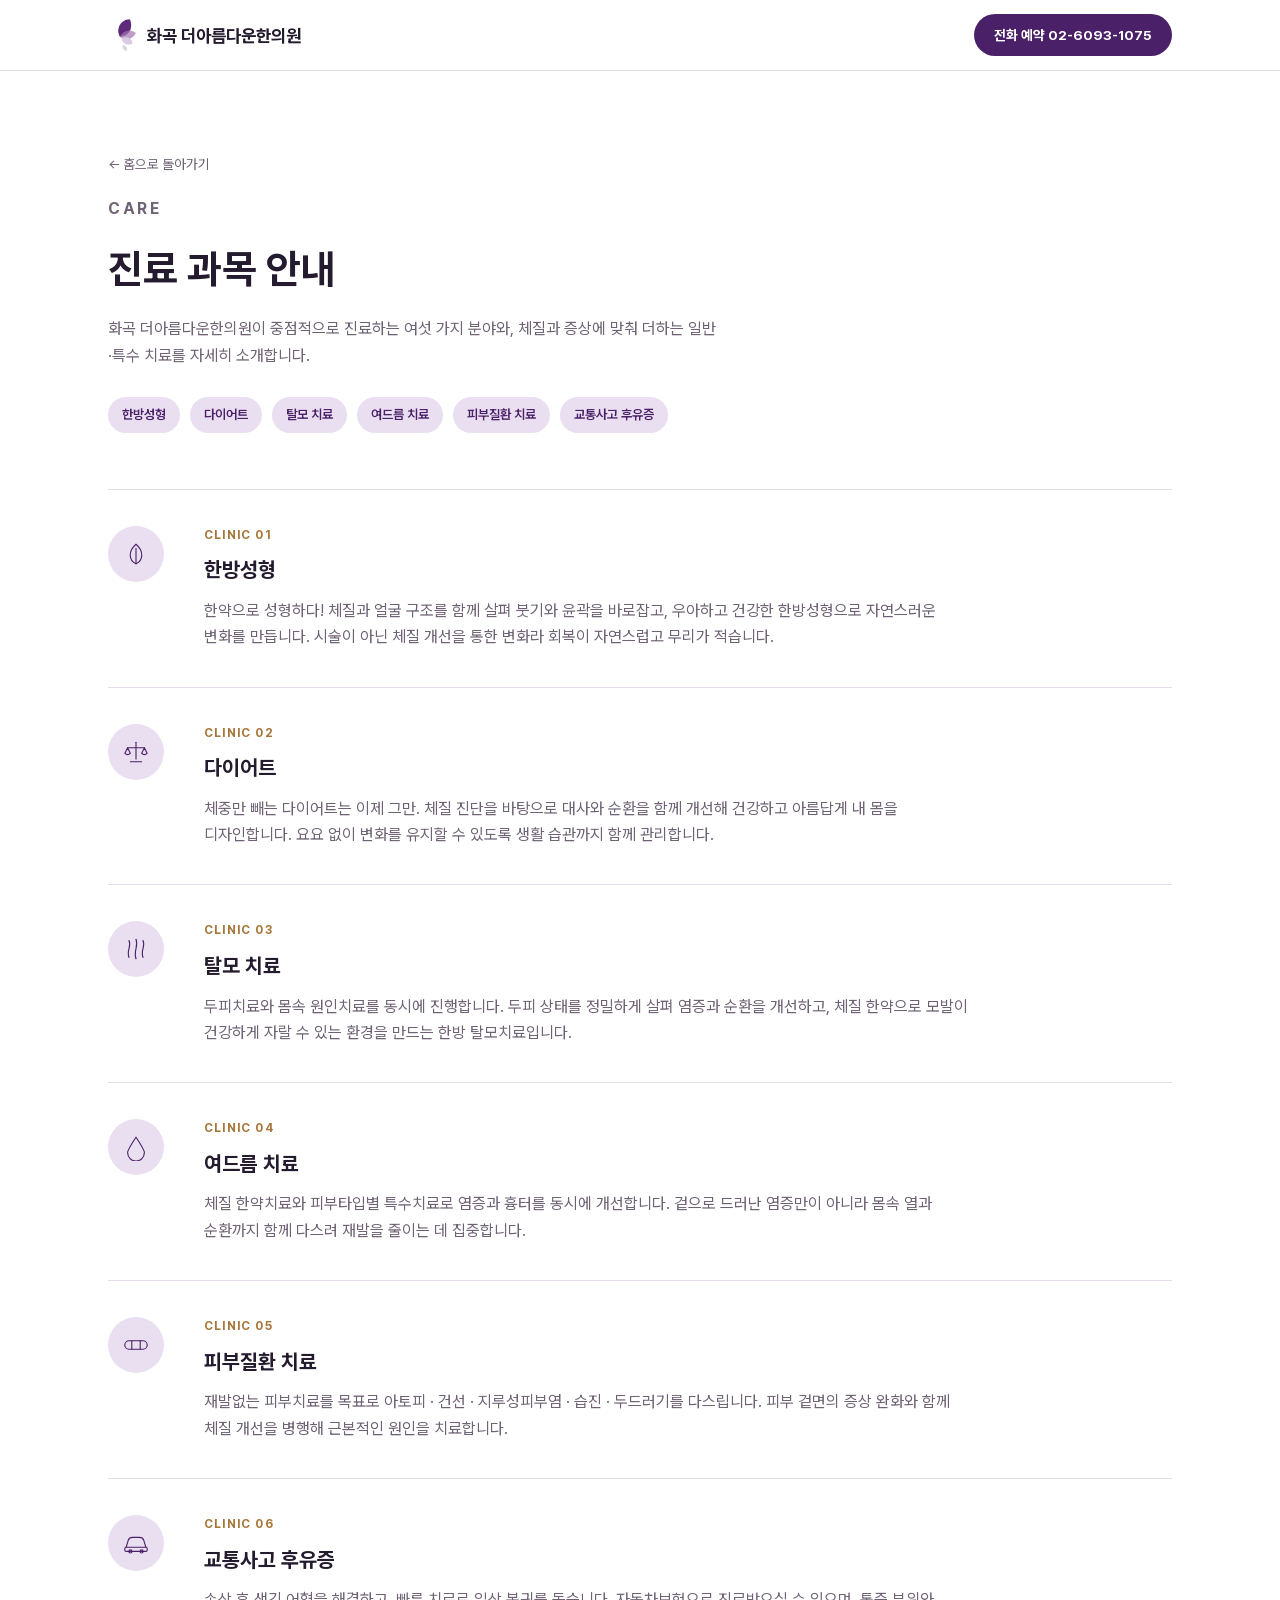
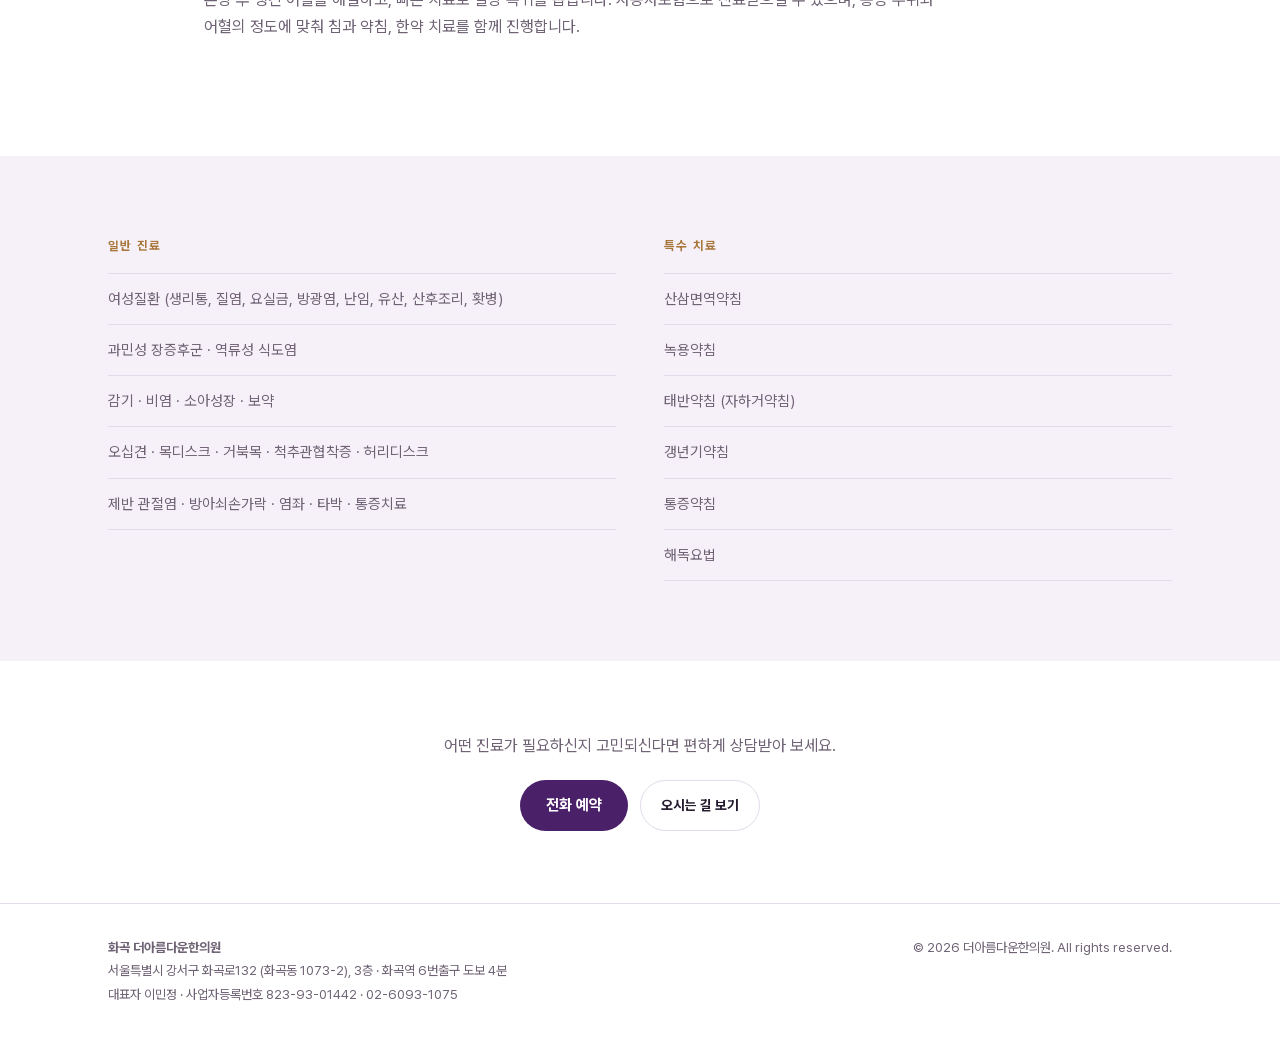
<file: care.html>
<!doctype html>
<html lang="ko">
  <head>
    <meta charset="UTF-8" />
    <script>if(location.protocol==="http:"&&/(^|\.)thebeautycl\.com$/.test(location.hostname))location.replace("https://"+location.host+location.pathname+location.search+location.hash);</script>
    <meta name="viewport" content="width=device-width, initial-scale=1.0" />
    <title>진료 과목 안내 | 화곡 더아름다운한의원</title>
    <meta
      name="description"
      content="화곡 더아름다운한의원의 진료 과목을 자세히 안내합니다. 한방성형, 다이어트, 탈모 치료, 여드름 치료, 피부질환 치료, 교통사고 후유증 진료."
    />
    <link rel="canonical" href="https://thebeautycl.com/care" />
    <meta property="og:type" content="website" />
    <meta property="og:site_name" content="화곡 더아름다운한의원" />
    <meta property="og:locale" content="ko_KR" />
    <meta property="og:title" content="진료 과목 안내 | 화곡 더아름다운한의원" />
    <meta property="og:description" content="화곡 더아름다운한의원의 진료 과목을 자세히 안내합니다. 한방성형, 다이어트, 탈모 치료, 여드름 치료, 피부질환 치료, 교통사고 후유증 진료." />
    <meta property="og:url" content="https://thebeautycl.com/care" />
    <meta property="og:image" content="https://thebeautycl.com/images/og-image.jpg" />
    <meta property="og:image:width" content="1200" />
    <meta property="og:image:height" content="630" />
    <link rel="icon" href="logo_512x512_transparent.png" type="image/png" />
    <link
      rel="stylesheet"
      href="/fonts/pretendard.css"
    />
    <style>
      :root {
        --bg: #ffffff;
        --bg-alt: #f3ecf7;
        --bg-gray: #f6f1f8;
        --surface: #ffffff;
        --ink: #241b2e;
        --ink-soft: #6e6274;
        --border: #e3daea;

        --accent: #4a2168;
        --accent-strong: #2e1440;
        --accent-soft: #eadff0;
        --orchid: #9b5fa8;
        --gold: #a8763a;
        --on-accent: #ffffff;

        --shadow-soft: 0 18px 40px -24px rgba(46, 20, 64, 0.35);
      }

      @media (prefers-color-scheme: dark) {
        :root:not([data-theme="light"]) {
          --bg: #1a1220;
          --bg-alt: #221a2a;
          --bg-gray: #221c26;
          --surface: #241c2d;
          --ink: #f1e9f5;
          --ink-soft: #b4a6be;
          --border: #3a2e44;

          --accent: #cba0da;
          --accent-strong: #e4cbef;
          --accent-soft: #33253d;
          --orchid: #c7a0d6;
          --gold: #d9ae68;
          --on-accent: #241128;

          --shadow-soft: 0 18px 40px -22px rgba(0, 0, 0, 0.55);
        }
      }

      * {
        box-sizing: border-box;
      }
      html {
        scroll-behavior: smooth;
      }
      body {
        margin: 0;
        background: var(--bg);
        color: var(--ink);
        font-family: "Pretendard", "Apple SD Gothic Neo", "Malgun Gothic", "Noto Sans KR", sans-serif;
        font-size: 16px;
        line-height: 1.65;
        -webkit-font-smoothing: antialiased;
        word-break: keep-all;
      }
      h1,
      h2,
      h3 {
        font-family: "Pretendard", "Apple SD Gothic Neo", "Malgun Gothic", "Noto Sans KR", sans-serif;
        margin: 0;
        text-wrap: balance;
        color: inherit;
      }
      p {
        margin: 0;
      }
      a {
        color: inherit;
        text-decoration: none;
      }
      ul {
        margin: 0;
        padding: 0;
        list-style: none;
      }
      img,
      svg {
        display: block;
        max-width: 100%;
      }
      a:focus-visible,
      button:focus-visible {
        outline: 2px solid var(--gold);
        outline-offset: 3px;
        border-radius: 4px;
      }

      .section-inner {
        max-width: 1160px;
        margin: 0 auto;
        padding-inline: clamp(20px, 5vw, 48px);
      }
      .eyebrow {
        font-size: 0.75rem;
        font-weight: 700;
        letter-spacing: 0.16em;
        text-transform: uppercase;
        color: var(--gold);
        margin: 0 0 14px;
      }
      .btn {
        display: inline-flex;
        align-items: center;
        justify-content: center;
        gap: 8px;
        padding: 13px 26px;
        border-radius: 999px;
        font-weight: 700;
        font-size: 0.95rem;
        white-space: nowrap;
        transition:
          transform 0.15s ease,
          background 0.15s ease,
          color 0.15s ease,
          border-color 0.15s ease;
      }
      .btn-ghost {
        border: 1px solid var(--border);
        color: var(--ink);
        padding: 9px 20px;
        font-size: 0.85rem;
      }
      .btn-ghost:hover {
        border-color: var(--accent);
        color: var(--accent);
      }
      .btn-solid {
        background: var(--accent);
        color: var(--on-accent);
        border: none;
      }
      .btn-solid:hover {
        background: var(--accent-strong);
      }

      .site-header {
        position: sticky;
        top: 0;
        z-index: 50;
        background: var(--surface);
        border-bottom: 1px solid var(--border);
      }
      .header-inner {
        max-width: 1160px;
        margin: 0 auto;
        padding: 14px clamp(20px, 5vw, 48px);
        display: flex;
        align-items: center;
        gap: 24px;
      }
      .wordmark {
        display: flex;
        align-items: center;
        white-space: nowrap;
        flex-shrink: 0;
        gap: 1px;
        font-weight: 700;
        font-size: 1.1rem;
        color: var(--ink);
      }
      .wordmark img {
        width: 38px;
        height: 38px;
        object-fit: contain;
      }
      .header-cta {
        margin-left: auto;
        flex-shrink: 0;
        border: none !important;
        background: var(--accent) !important;
        color: var(--on-accent) !important;
        padding: 10px 20px !important;
      }
      .header-cta:hover {
        background: var(--accent-strong) !important;
      }

      .page-head {
        padding-block: clamp(48px, 7vw, 80px) clamp(32px, 5vw, 56px);
      }
      .page-head a.back {
        display: inline-flex;
        align-items: center;
        gap: 6px;
        font-size: 0.85rem;
        color: var(--ink-soft);
        margin-bottom: 20px;
      }
      .page-head a.back:hover {
        color: var(--accent);
      }
      .page-head h1 {
        font-size: clamp(1.8rem, 3.4vw, 2.5rem);
        font-weight: 700;
        margin-bottom: 14px;
      }
      .page-head p {
        color: var(--ink-soft);
        max-width: 38em;
        font-size: 1rem;
      }

      .care-jump {
        display: flex;
        flex-wrap: wrap;
        gap: 10px;
        margin-top: 28px;
      }
      .care-jump a {
        font-size: 0.82rem;
        font-weight: 600;
        color: var(--accent);
        background: var(--accent-soft);
        padding: 7px 14px;
        border-radius: 999px;
      }
      .care-jump a:hover {
        background: var(--accent);
        color: var(--on-accent);
      }

      .care-list {
        padding-bottom: clamp(48px, 7vw, 80px);
      }
      .care-item {
        display: grid;
        grid-template-columns: 72px 1fr;
        gap: 24px;
        padding-block: 36px;
        border-top: 1px solid var(--border);
        scroll-margin-top: 90px;
      }
      .care-icon {
        width: 56px;
        height: 56px;
        border-radius: 50%;
        background: var(--accent-soft);
        display: flex;
        align-items: center;
        justify-content: center;
      }
      .care-icon svg {
        width: 28px;
        height: 28px;
        stroke: var(--accent);
        fill: none;
        stroke-width: 1.6;
        stroke-linecap: round;
        stroke-linejoin: round;
      }
      .care-tag {
        font-size: 0.75rem;
        font-weight: 700;
        color: var(--gold);
        letter-spacing: 0.1em;
        display: block;
        margin-bottom: 8px;
      }
      .care-item h2 {
        font-size: 1.3rem;
        font-weight: 700;
        margin-bottom: 10px;
      }
      .care-item p {
        color: var(--ink-soft);
        max-width: 48em;
      }
      @media (max-width: 560px) {
        .care-item {
          grid-template-columns: 1fr;
        }
      }

      .more-care {
        background: var(--bg-gray);
        padding-block: clamp(48px, 7vw, 80px);
      }
      .more-care-grid {
        display: grid;
        grid-template-columns: 1fr 1fr;
        gap: 48px;
      }
      .more-care-col h3 {
        font-size: 0.78rem;
        font-weight: 700;
        letter-spacing: 0.1em;
        text-transform: uppercase;
        color: var(--gold);
        margin-bottom: 16px;
      }
      .more-care-col ul {
        display: flex;
        flex-direction: column;
        border-top: 1px solid var(--border);
      }
      .more-care-col li {
        padding: 13px 0;
        border-bottom: 1px solid var(--border);
        font-size: 0.92rem;
        color: var(--ink-soft);
      }
      @media (max-width: 700px) {
        .more-care-grid {
          grid-template-columns: 1fr;
          gap: 8px;
        }
      }

      .cta-band {
        padding-block: clamp(48px, 7vw, 72px);
        text-align: center;
      }
      .cta-band p {
        color: var(--ink-soft);
        margin-bottom: 20px;
      }
      .cta-actions {
        display: flex;
        justify-content: center;
        gap: 12px;
        flex-wrap: wrap;
      }

      footer {
        border-top: 1px solid var(--border);
        padding-block: 32px;
      }
      .footer-inner {
        max-width: 1160px;
        margin: 0 auto;
        padding-inline: clamp(20px, 5vw, 48px);
        display: flex;
        justify-content: space-between;
        flex-wrap: wrap;
        gap: 12px;
        font-size: 0.82rem;
        color: var(--ink-soft);
        line-height: 1.8;
      }
    </style>
  </head>
  <body>
    <header class="site-header">
      <div class="header-inner">
        <a class="wordmark" href="/">
          <img src="logo_512x512_transparent.png" alt="더아름다운한의원 로고" />
          화곡 더아름다운한의원
        </a>
        <a class="btn btn-ghost header-cta" href="tel:0260931075"
          >전화 예약 02-6093-1075</a
        >
      </div>
    </header>

    <section class="page-head">
      <div class="section-inner">
        <a class="back" href="/#services">&larr; 홈으로 돌아가기</a>
        <p class="eyebrow">CARE</p>
        <h1>진료 과목 안내</h1>
        <p>
          화곡 더아름다운한의원이 중점적으로 진료하는 여섯 가지 분야와, 체질과
          증상에 맞춰 더하는 일반·특수 치료를 자세히 소개합니다.
        </p>
        <div class="care-jump">
          <a href="#care-01">한방성형</a>
          <a href="#care-02">다이어트</a>
          <a href="#care-03">탈모 치료</a>
          <a href="#care-04">여드름 치료</a>
          <a href="#care-05">피부질환 치료</a>
          <a href="#care-06">교통사고 후유증</a>
        </div>
      </div>
    </section>

    <section class="care-list">
      <div class="section-inner">
        <div class="care-item" id="care-01">
          <div class="care-icon">
            <svg viewBox="0 0 40 40">
              <path d="M20 34 C10 30 8 16 20 6 C32 16 30 30 20 34 Z" />
              <path d="M20 34 L20 12" />
            </svg>
          </div>
          <div>
            <span class="care-tag">CLINIC 01</span>
            <h2>한방성형</h2>
            <p>
              한약으로 성형하다! 체질과 얼굴 구조를 함께 살펴 붓기와 윤곽을
              바로잡고, 우아하고 건강한 한방성형으로 자연스러운 변화를
              만듭니다. 시술이 아닌 체질 개선을 통한 변화라 회복이 자연스럽고
              무리가 적습니다.
            </p>
          </div>
        </div>
        <div class="care-item" id="care-02">
          <div class="care-icon">
            <svg viewBox="0 0 40 40">
              <line x1="8" y1="14" x2="32" y2="14" />
              <line x1="20" y1="6" x2="20" y2="30" />
              <path d="M8 14 L4 22 A6 6 0 0 0 12 22 Z" />
              <path d="M32 14 L28 22 A6 6 0 0 0 36 22 Z" />
              <line x1="12" y1="34" x2="28" y2="34" />
            </svg>
          </div>
          <div>
            <span class="care-tag">CLINIC 02</span>
            <h2>다이어트</h2>
            <p>
              체중만 빼는 다이어트는 이제 그만. 체질 진단을 바탕으로 대사와
              순환을 함께 개선해 건강하고 아름답게 내 몸을 디자인합니다.
              요요 없이 변화를 유지할 수 있도록 생활 습관까지 함께
              관리합니다.
            </p>
          </div>
        </div>
        <div class="care-item" id="care-03">
          <div class="care-icon">
            <svg viewBox="0 0 40 40">
              <path d="M10 8 C14 16 6 22 10 32" />
              <path d="M20 6 C24 16 16 22 20 34" />
              <path d="M30 8 C34 16 26 22 30 32" />
            </svg>
          </div>
          <div>
            <span class="care-tag">CLINIC 03</span>
            <h2>탈모 치료</h2>
            <p>
              두피치료와 몸속 원인치료를 동시에 진행합니다. 두피 상태를
              정밀하게 살펴 염증과 순환을 개선하고, 체질 한약으로 모발이
              건강하게 자랄 수 있는 환경을 만드는 한방 탈모치료입니다.
            </p>
          </div>
        </div>
        <div class="care-item" id="care-04">
          <div class="care-icon">
            <svg viewBox="0 0 40 40">
              <path
                d="M20 6 C28 18 32 24 32 28 A12 12 0 1 1 8 28 C8 24 12 18 20 6 Z"
              />
            </svg>
          </div>
          <div>
            <span class="care-tag">CLINIC 04</span>
            <h2>여드름 치료</h2>
            <p>
              체질 한약치료와 피부타입별 특수치료로 염증과 흉터를 동시에
              개선합니다. 겉으로 드러난 염증만이 아니라 몸속 열과 순환까지
              함께 다스려 재발을 줄이는 데 집중합니다.
            </p>
          </div>
        </div>
        <div class="care-item" id="care-05">
          <div class="care-icon">
            <svg viewBox="0 0 40 40">
              <rect x="4" y="14" width="32" height="12" rx="6" />
              <line x1="14" y1="14" x2="14" y2="26" />
              <line x1="26" y1="14" x2="26" y2="26" />
            </svg>
          </div>
          <div>
            <span class="care-tag">CLINIC 05</span>
            <h2>피부질환 치료</h2>
            <p>
              재발없는 피부치료를 목표로 아토피 · 건선 · 지루성피부염 · 습진
              · 두드러기를 다스립니다. 피부 겉면의 증상 완화와 함께 체질
              개선을 병행해 근본적인 원인을 치료합니다.
            </p>
          </div>
        </div>
        <div class="care-item" id="care-06">
          <div class="care-icon">
            <svg viewBox="0 0 40 40">
              <path
                d="M6 26 L9 16 C10 13 12 12 15 12 H25 C28 12 30 13 31 16 L34 26"
              />
              <rect x="4" y="26" width="32" height="6" rx="2" />
              <circle cx="12" cy="32" r="2.2" />
              <circle cx="28" cy="32" r="2.2" />
            </svg>
          </div>
          <div>
            <span class="care-tag">CLINIC 06</span>
            <h2>교통사고 후유증</h2>
            <p>
              손상 후 생긴 어혈을 해결하고, 빠른 치료로 일상 복귀를 돕습니다.
              자동차보험으로 진료받으실 수 있으며, 통증 부위와 어혈의 정도에
              맞춰 침과 약침, 한약 치료를 함께 진행합니다.
            </p>
          </div>
        </div>
      </div>
    </section>

    <section class="more-care">
      <div class="section-inner more-care-grid">
        <div class="more-care-col">
          <h3>일반 진료</h3>
          <ul>
            <li>
              여성질환 (생리통, 질염, 요실금, 방광염, 난임, 유산, 산후조리,
              홧병)
            </li>
            <li>과민성 장증후군 · 역류성 식도염</li>
            <li>감기 · 비염 · 소아성장 · 보약</li>
            <li>오십견 · 목디스크 · 거북목 · 척추관협착증 · 허리디스크</li>
            <li>제반 관절염 · 방아쇠손가락 · 염좌 · 타박 · 통증치료</li>
          </ul>
        </div>
        <div class="more-care-col">
          <h3>특수 치료</h3>
          <ul>
            <li>산삼면역약침</li>
            <li>녹용약침</li>
            <li>태반약침 (자하거약침)</li>
            <li>갱년기약침</li>
            <li>통증약침</li>
            <li>해독요법</li>
          </ul>
        </div>
      </div>
    </section>

    <section class="cta-band">
      <div class="section-inner">
        <p>어떤 진료가 필요하신지 고민되신다면 편하게 상담받아 보세요.</p>
        <div class="cta-actions">
          <a class="btn btn-solid" href="tel:0260931075">전화 예약</a>
          <a class="btn btn-ghost" href="/#visit">오시는 길 보기</a>
        </div>
      </div>
    </section>

    <footer>
      <div class="footer-inner">
        <div>
          <strong>화곡 더아름다운한의원</strong><br />
          서울특별시 강서구 화곡로132 (화곡동 1073-2), 3층 · 화곡역 6번출구 도보
          4분<br />
          대표자 이민정 · 사업자등록번호 823-93-01442 · 02-6093-1075
        </div>
        <div>© 2026 더아름다운한의원. All rights reserved.</div>
      </div>
    </footer>
  </body>
</html>
</file>
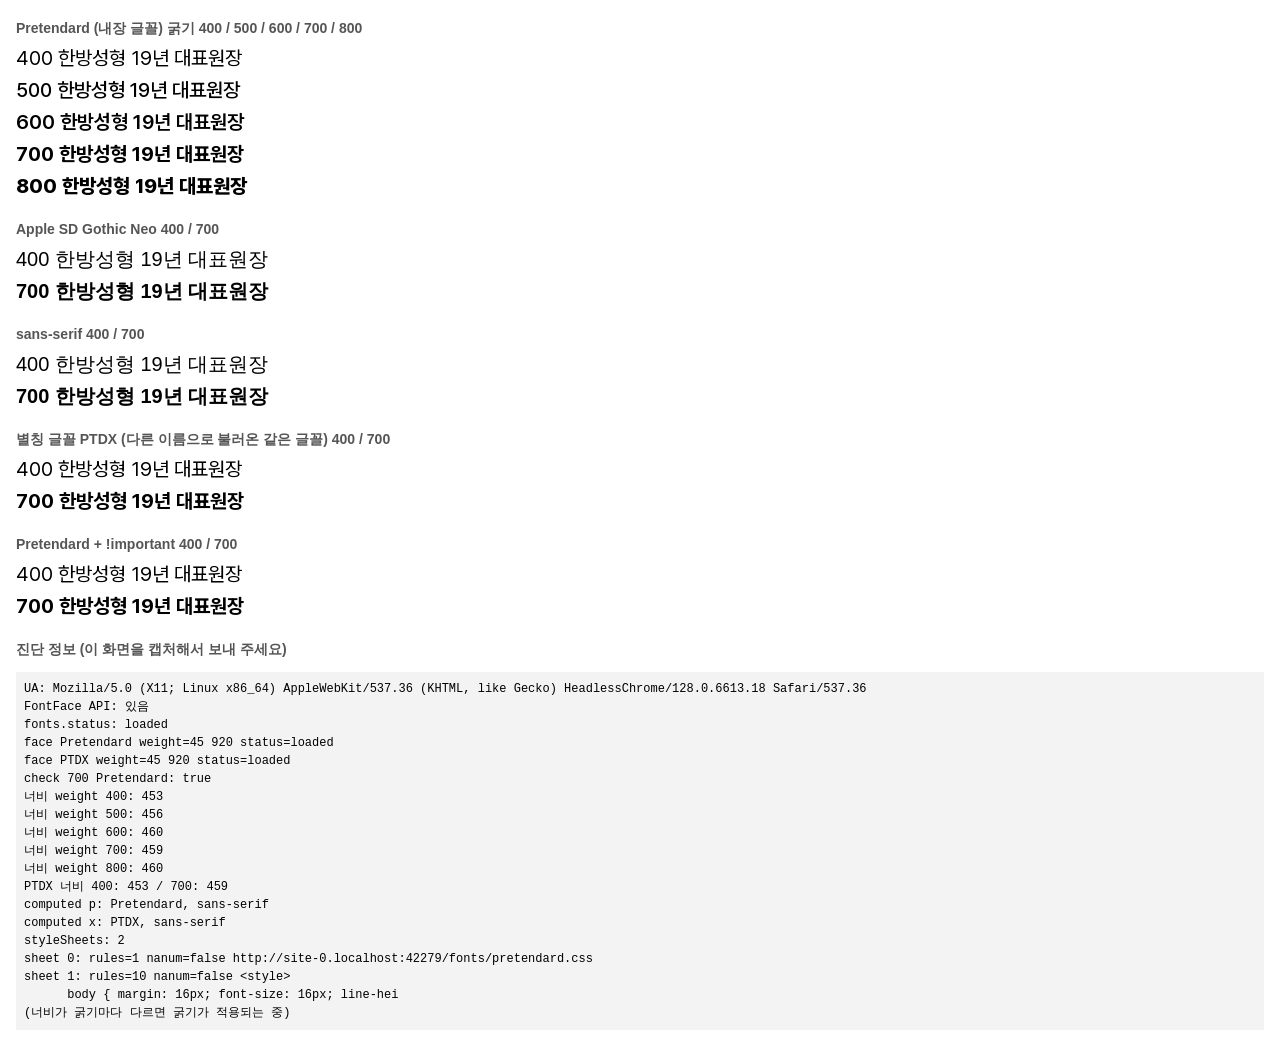
<file: fonttest.html>
<!doctype html>
<html lang="ko">
  <head>
    <meta charset="UTF-8" />
    <meta name="viewport" content="width=device-width, initial-scale=1.0" />
    <meta name="robots" content="noindex, nofollow" />
    <title>글꼴 테스트</title>
    <link rel="stylesheet" href="/fonts/pretendard.css" />
    <style>
      body { margin: 16px; font-size: 16px; line-height: 1.5; }
      h2 { font-size: 14px; margin: 18px 0 4px; color: #555; font-family: sans-serif; }
      p { margin: 2px 0; font-size: 20px; }
      pre { white-space: pre-wrap; font-size: 12px; background: #f3f3f3; padding: 8px; }
      .p { font-family: "Pretendard", sans-serif; }
      .a { font-family: "Apple SD Gothic Neo", sans-serif; }
      .s { font-family: sans-serif; }
      @font-face { font-family: 'PTDX'; font-weight: 45 920; src: url(/fonts/ptdx.woff2) format('woff2'); }
      .x { font-family: 'PTDX', sans-serif; }
      .i { font-family: 'Pretendard', sans-serif !important; }
    </style>
  </head>
  <body>
    <h2>Pretendard (내장 글꼴) 굵기 400 / 500 / 600 / 700 / 800</h2>
    <p class="p" style="font-weight: 400">400 한방성형 19년 대표원장</p>
    <p class="p" style="font-weight: 500">500 한방성형 19년 대표원장</p>
    <p class="p" style="font-weight: 600">600 한방성형 19년 대표원장</p>
    <p class="p" style="font-weight: 700">700 한방성형 19년 대표원장</p>
    <p class="p" style="font-weight: 800">800 한방성형 19년 대표원장</p>

    <h2>Apple SD Gothic Neo 400 / 700</h2>
    <p class="a" style="font-weight: 400">400 한방성형 19년 대표원장</p>
    <p class="a" style="font-weight: 700">700 한방성형 19년 대표원장</p>

    <h2>sans-serif 400 / 700</h2>
    <p class="s" style="font-weight: 400">400 한방성형 19년 대표원장</p>
    <p class="s" style="font-weight: 700">700 한방성형 19년 대표원장</p>

    <h2>별칭 글꼴 PTDX (다른 이름으로 불러온 같은 글꼴) 400 / 700</h2>
    <p class="x" style="font-weight: 400">400 한방성형 19년 대표원장</p>
    <p class="x" style="font-weight: 700">700 한방성형 19년 대표원장</p>
    <h2>Pretendard + !important 400 / 700</h2>
    <p class="i" style="font-weight: 400">400 한방성형 19년 대표원장</p>
    <p class="i" style="font-weight: 700">700 한방성형 19년 대표원장</p>
    <h2>진단 정보 (이 화면을 캡처해서 보내 주세요)</h2>
    <pre id="info">측정 중...</pre>

    <script>
      function width(weight) {
        var el = document.createElement("span");
        el.style.cssText =
          "position:absolute;visibility:hidden;white-space:nowrap;font-size:40px;" +
          "font-family:Pretendard,sans-serif;font-weight:" + weight;
        el.textContent = "한방성형 대표원장 ABC 123";
        document.body.appendChild(el);
        var w = el.getBoundingClientRect().width;
        el.remove();
        return Math.round(w * 10) / 10;
      }
      function width2(fam, weight) {
        var el = document.createElement("span");
        el.style.cssText = "position:absolute;visibility:hidden;white-space:nowrap;font-size:40px;font-family:" + fam + ",sans-serif;font-weight:" + weight;
        el.textContent = "한방성형 대표원장 ABC 123";
        document.body.appendChild(el);
        var w = el.getBoundingClientRect().width;
        el.remove();
        return Math.round(w * 10) / 10;
      }
      function report() {
        var lines = [];
        lines.push("UA: " + navigator.userAgent);
        lines.push("FontFace API: " + (document.fonts ? "있음" : "없음"));
        if (document.fonts) {
          lines.push("fonts.status: " + document.fonts.status);
          document.fonts.forEach(function (f) {
            lines.push("face " + f.family + " weight=" + f.weight + " status=" + f.status);
          });
          lines.push("check 700 Pretendard: " + document.fonts.check("700 16px Pretendard"));
        }
        [400, 500, 600, 700, 800].forEach(function (w) {
          lines.push("너비 weight " + w + ": " + width(w));
        });
        lines.push("PTDX 너비 400: " + width2("PTDX", 400) + " / 700: " + width2("PTDX", 700));
        Array.prototype.forEach.call(document.querySelectorAll("p.p, p.x, p.i"), function (el, n) {
          if (n % 5 === 0) lines.push("computed " + el.className + ": " + getComputedStyle(el).fontFamily);
        });
        lines.push("styleSheets: " + document.styleSheets.length);
        Array.prototype.forEach.call(document.styleSheets, function (sh, k) {
          var info = (sh.href || (sh.ownerNode && sh.ownerNode.outerHTML || '').slice(0, 60)) + '';
          var n = -1, nanum = false;
          try { n = sh.cssRules.length; Array.prototype.forEach.call(sh.cssRules, function (r) { if (/Nanum|MARU/.test(r.cssText)) nanum = true; }); } catch (e) { n = 'blocked'; }
          lines.push('sheet ' + k + ': rules=' + n + ' nanum=' + nanum + ' ' + info.slice(0, 70));
        });
        lines.push("(너비가 굵기마다 다르면 굵기가 적용되는 중)");
        document.getElementById("info").textContent = lines.join("\n");
      }
      if (document.fonts && document.fonts.ready) document.fonts.ready.then(report);
      setTimeout(report, 2500);
    </script>
  </body>
</html>
</file>
